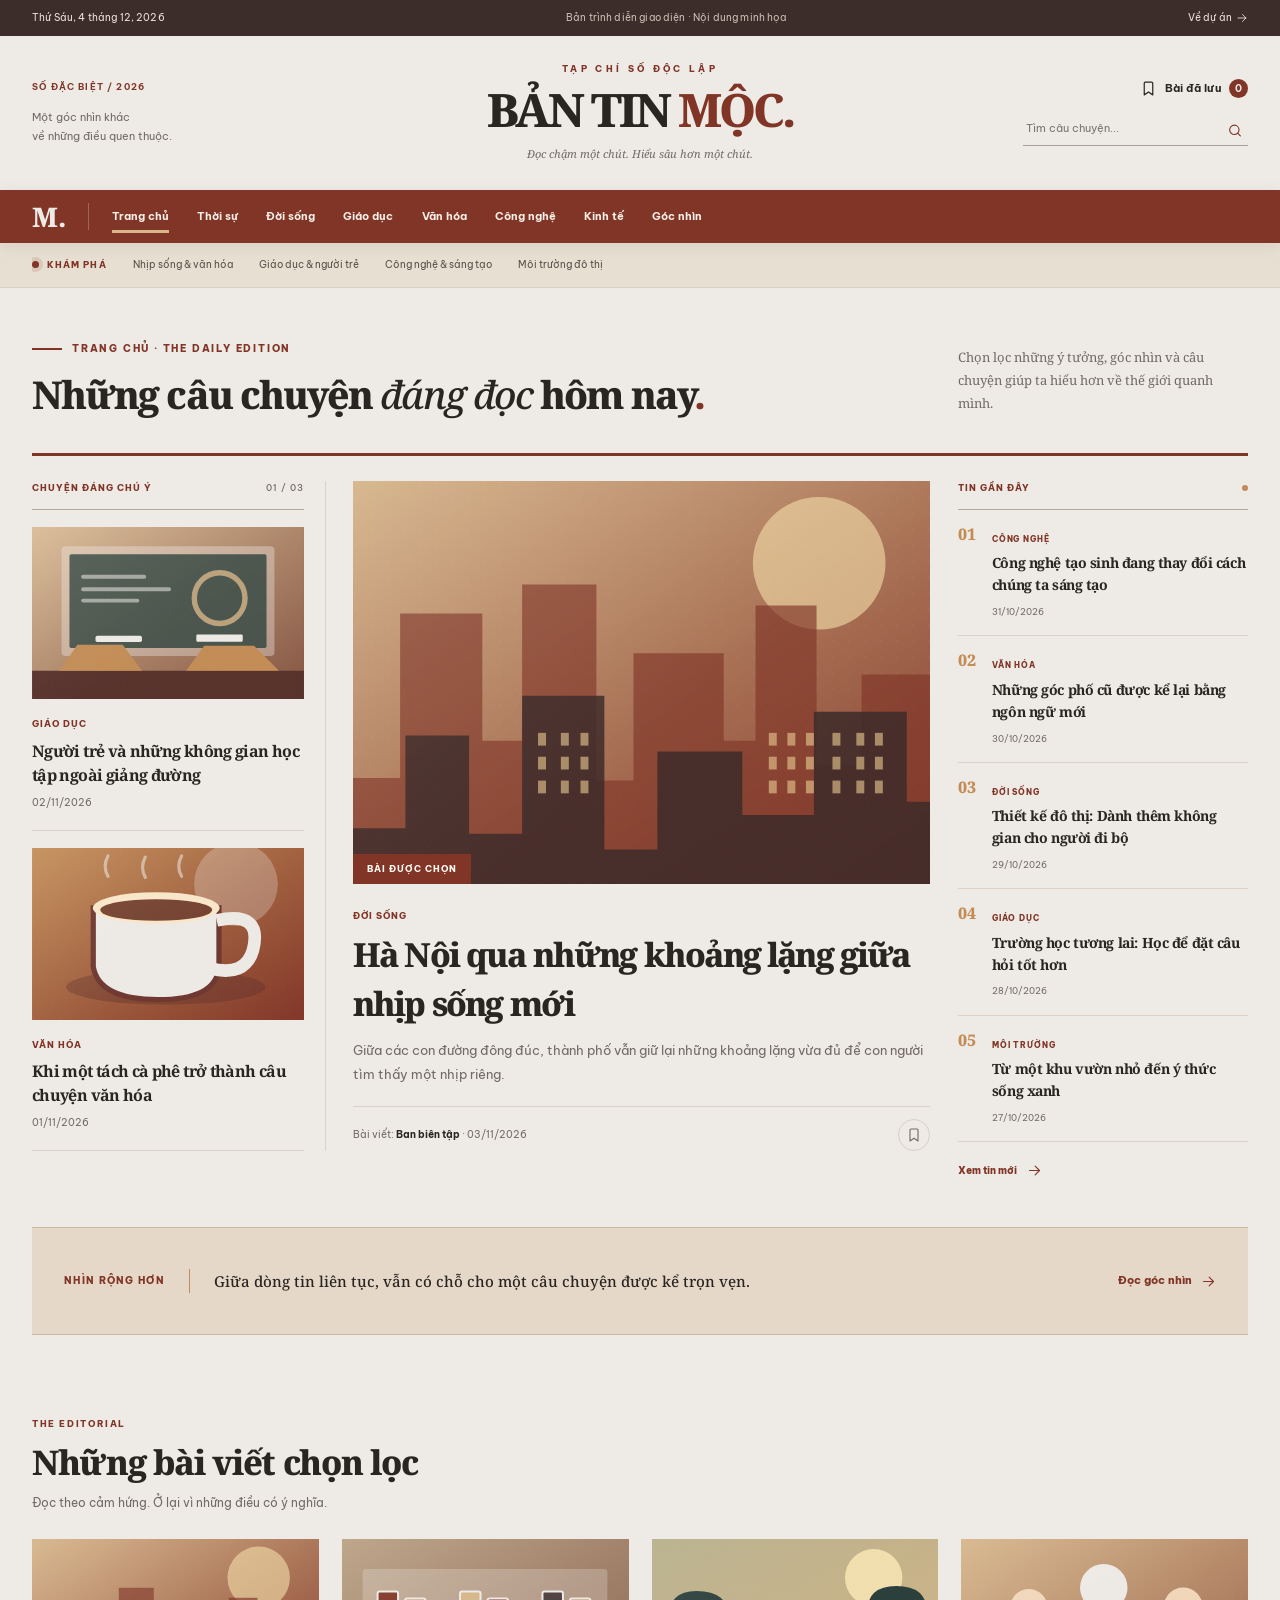
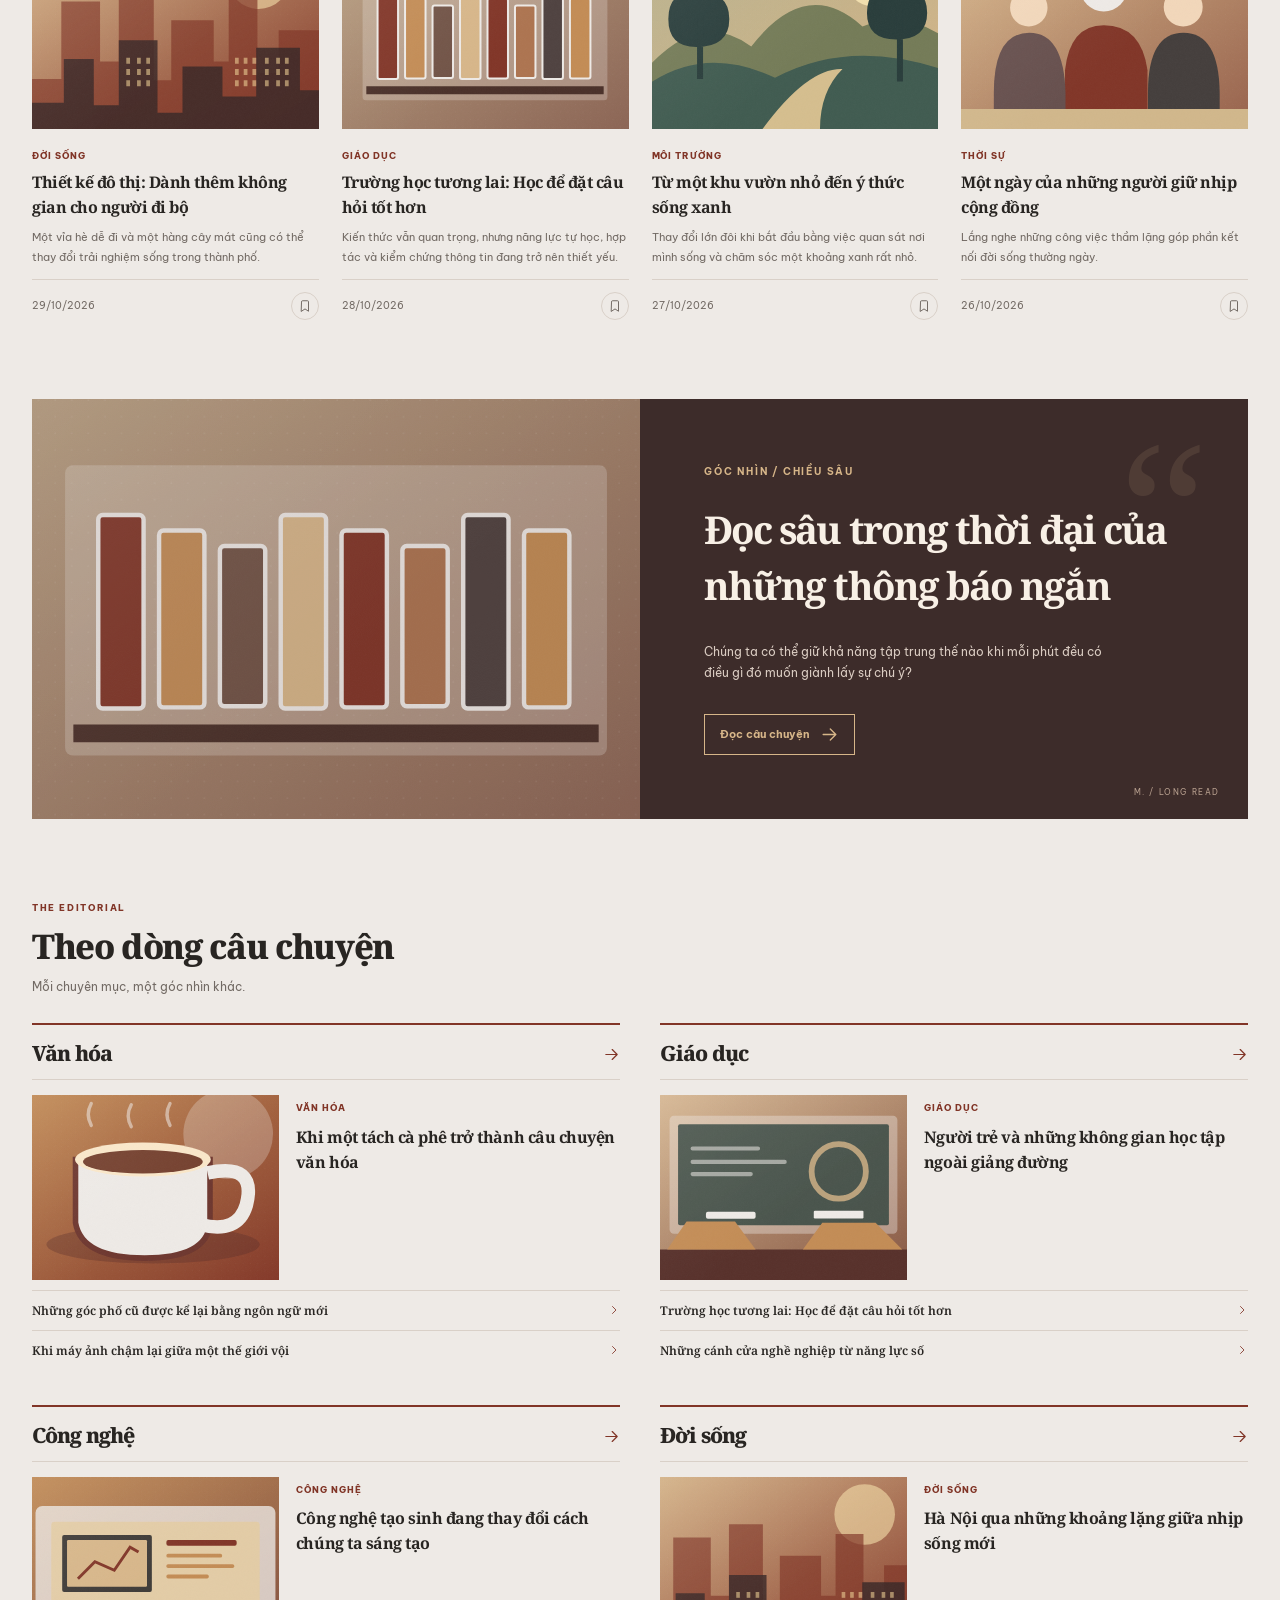
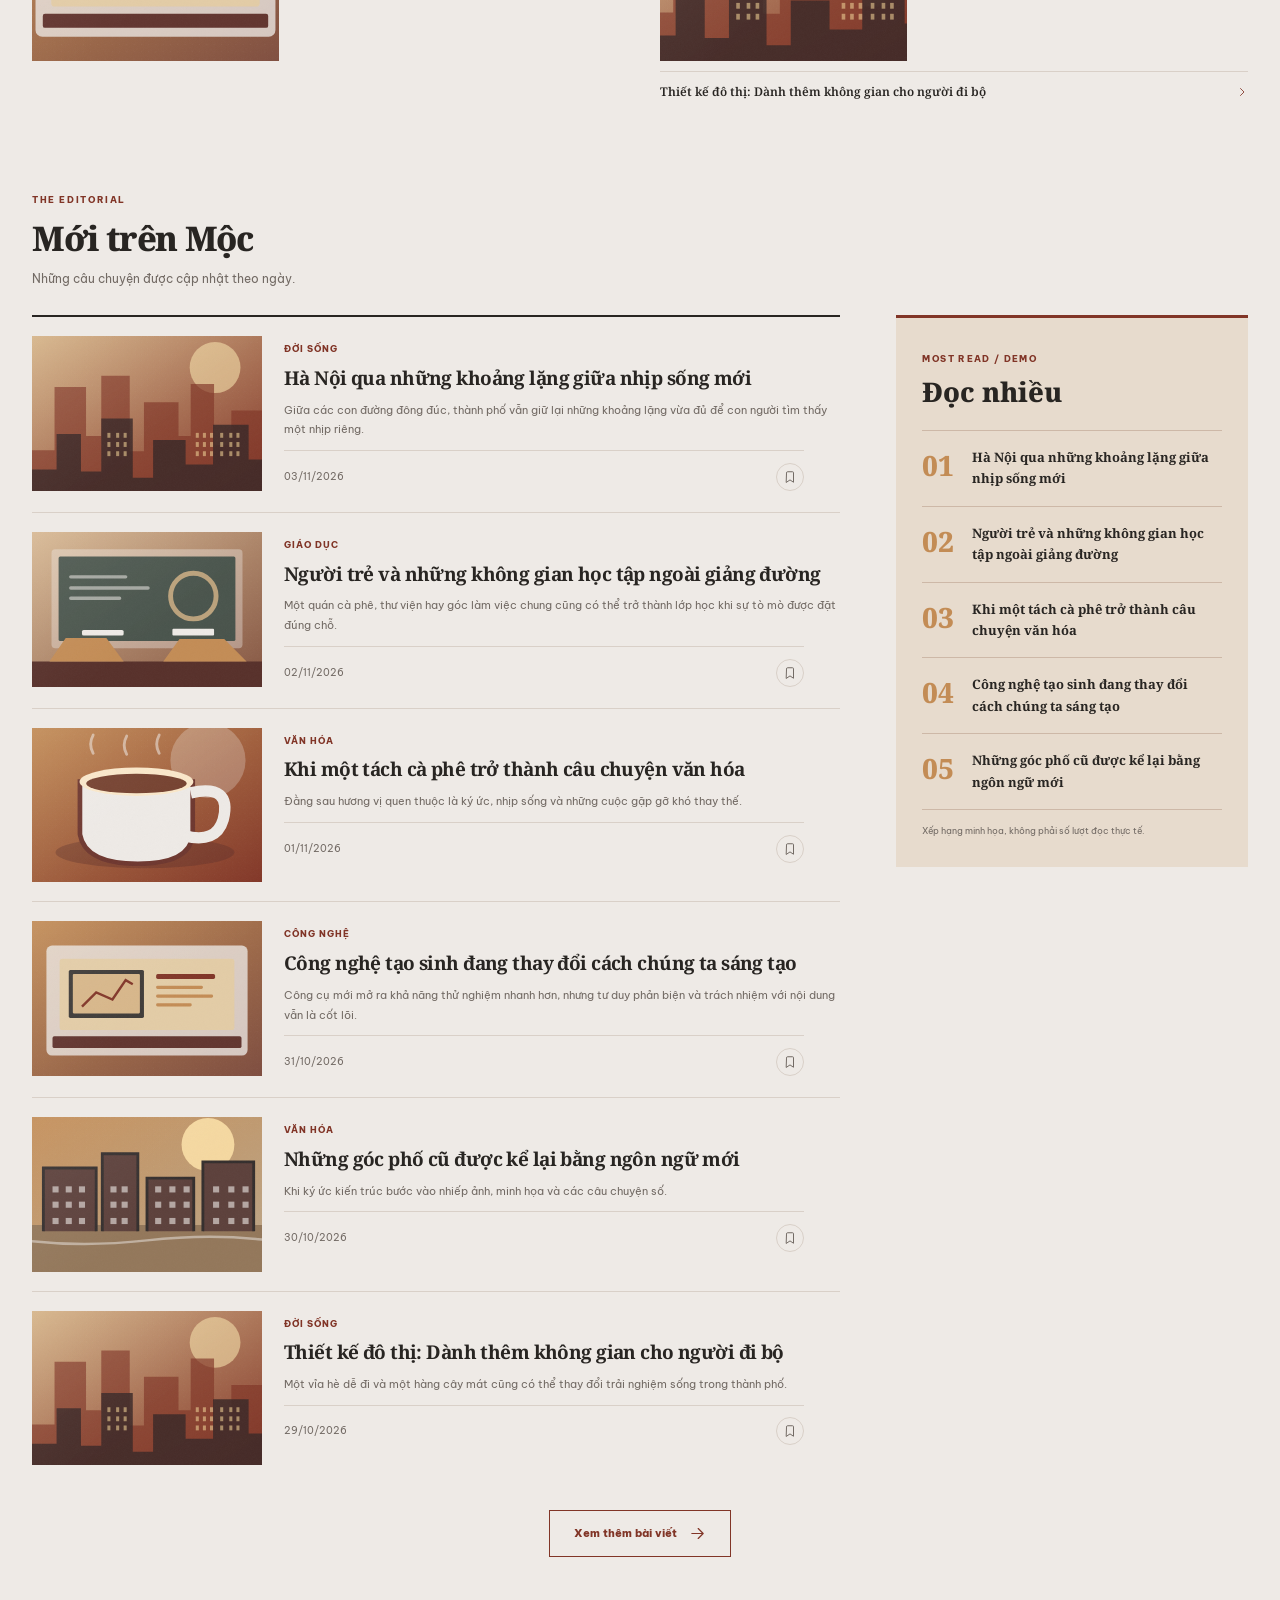
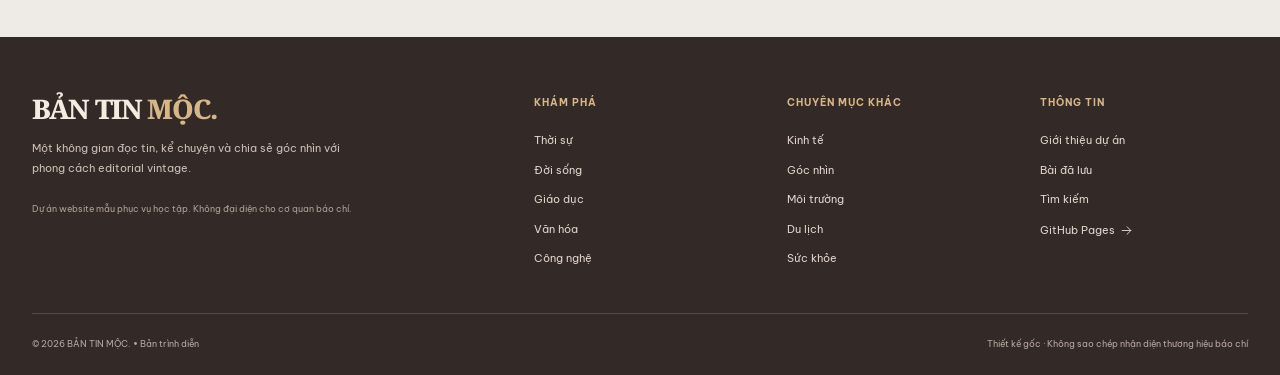
<file: index.html>
<!doctype html>
<html lang="vi">
<head>
  <meta charset="UTF-8">
  <meta name="viewport" content="width=device-width, initial-scale=1">
  <meta name="theme-color" content="#813527">
  <meta name="description" content="Bản Tin Mộc — website tin tức và tạp chí số minh họa, thiết kế theo phong cách editorial vintage.">
  <title>Trang chủ | BẢN TIN MỘC.</title>
  <link rel="icon" href="./assets/images/favicon.svg" type="image/svg+xml">
  <link rel="stylesheet" href="./assets/css/style.css">
  <script defer src="./assets/js/data.js"></script>
  <script defer src="./assets/js/app.js"></script>
</head>
<body data-page="home">
  <div id="site-header"></div>
  <main id="page-content"><noscript><p>Website này cần bật JavaScript để hiển thị bài viết và các chuyên mục.</p></noscript></main>
  <div id="site-footer"></div>
</body>
</html>
</file>
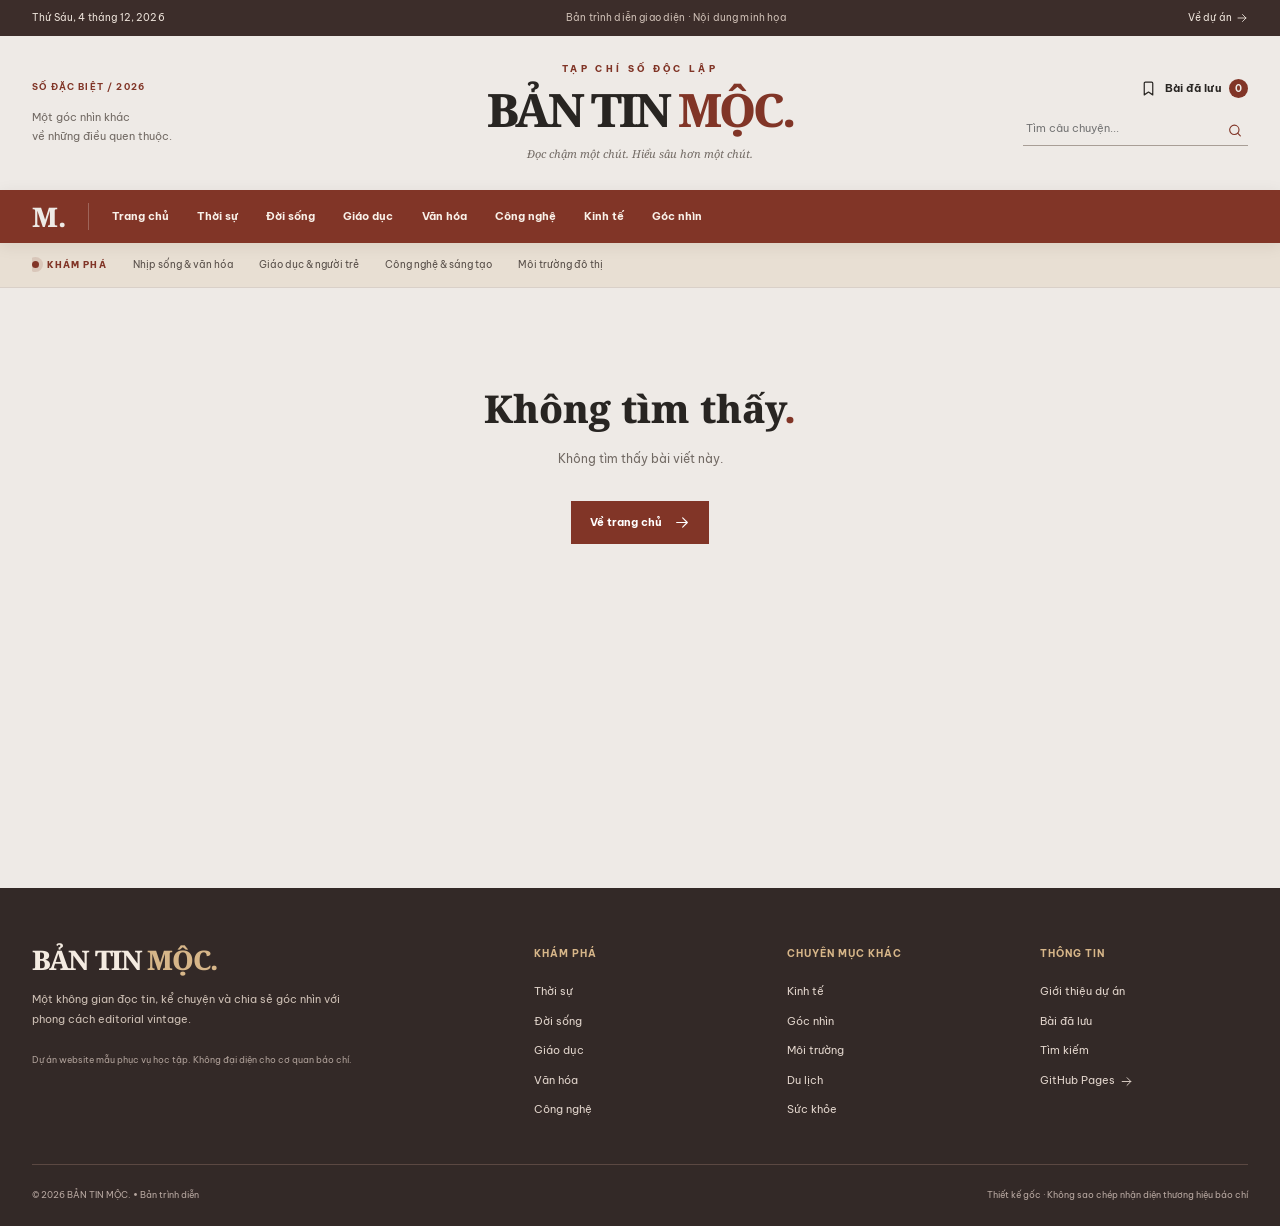
<file: bai-viet.html>
<!doctype html>
<html lang="vi">
<head>
  <meta charset="UTF-8">
  <meta name="viewport" content="width=device-width, initial-scale=1">
  <meta name="theme-color" content="#813527">
  <meta name="description" content="Bản Tin Mộc — website tin tức và tạp chí số minh họa, thiết kế theo phong cách editorial vintage.">
  <title>Bài viết | BẢN TIN MỘC.</title>
  <link rel="icon" href="./assets/images/favicon.svg" type="image/svg+xml">
  <link rel="stylesheet" href="./assets/css/style.css">
  <script defer src="./assets/js/data.js"></script>
  <script defer src="./assets/js/app.js"></script>
</head>
<body data-page="article">
  <div id="site-header"></div>
  <main id="page-content"><noscript><p>Website này cần bật JavaScript để hiển thị bài viết và các chuyên mục.</p></noscript></main>
  <div id="site-footer"></div>
</body>
</html>
</file>
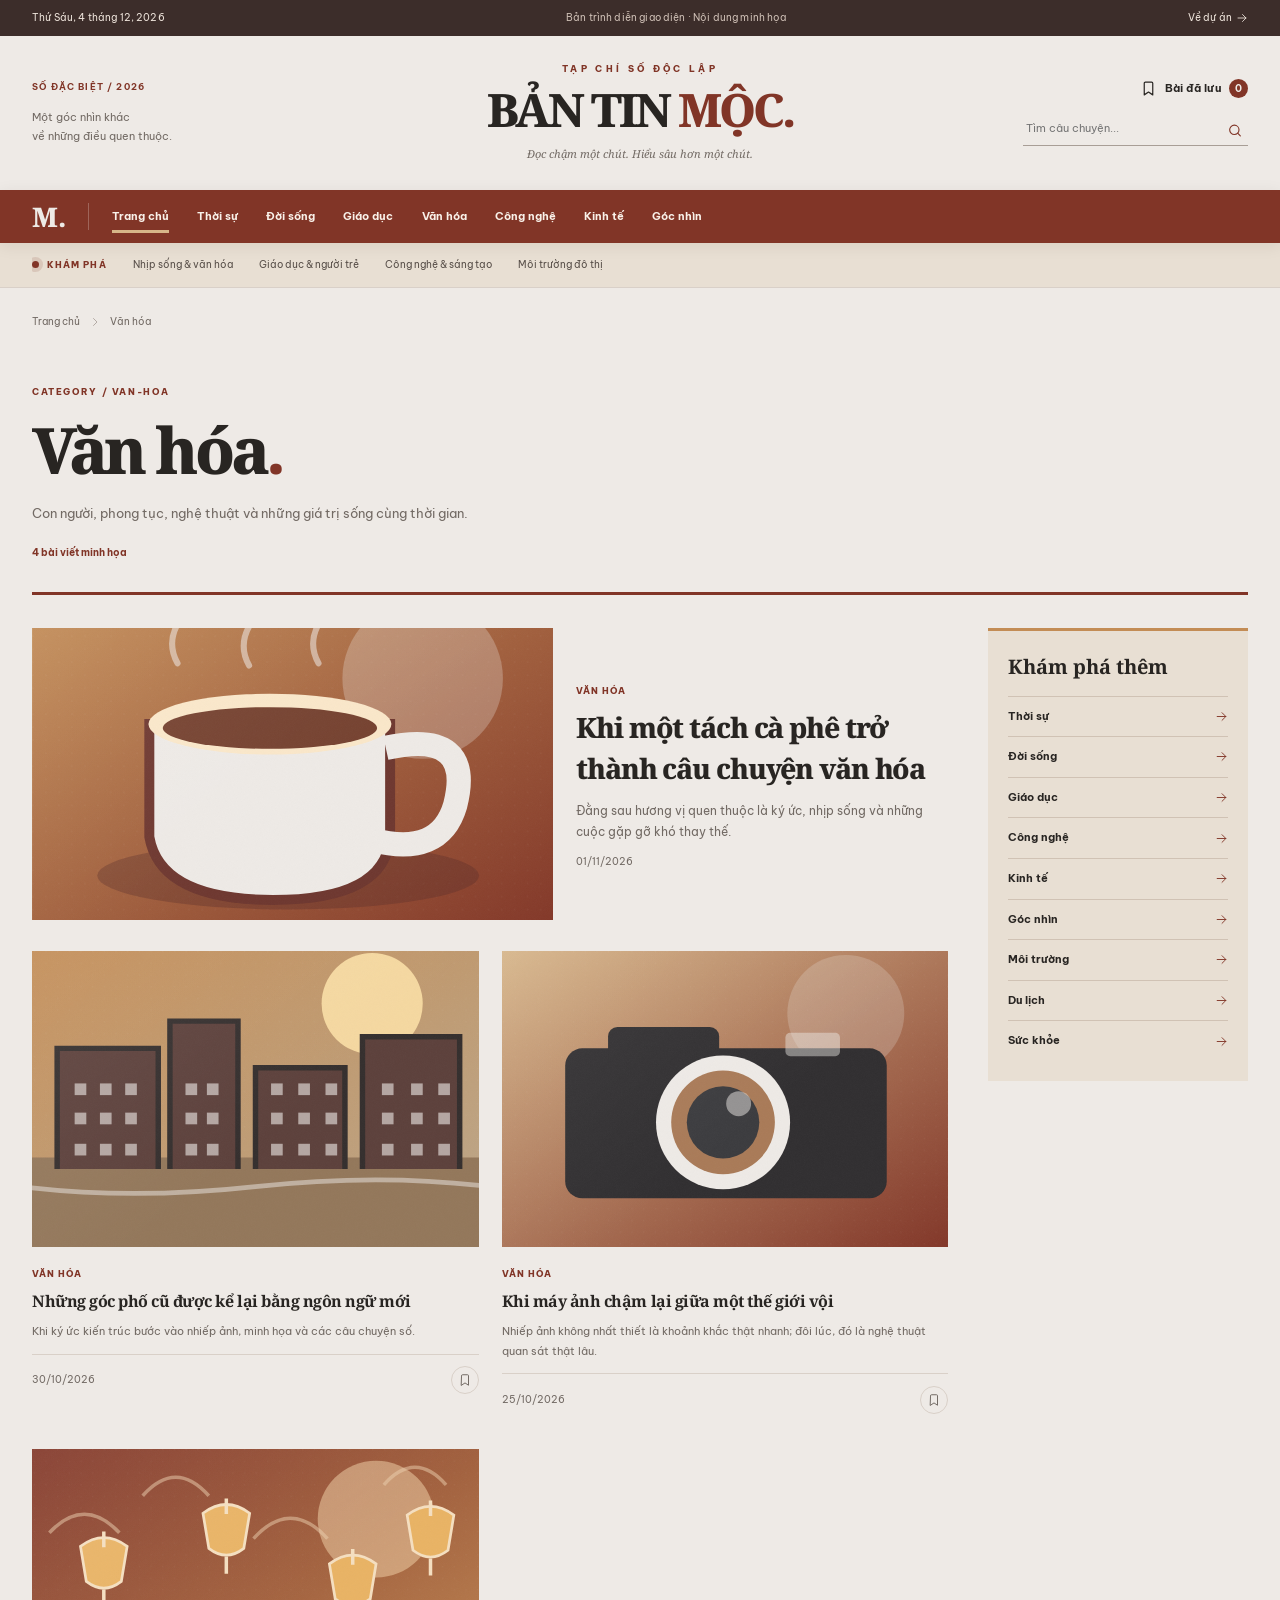
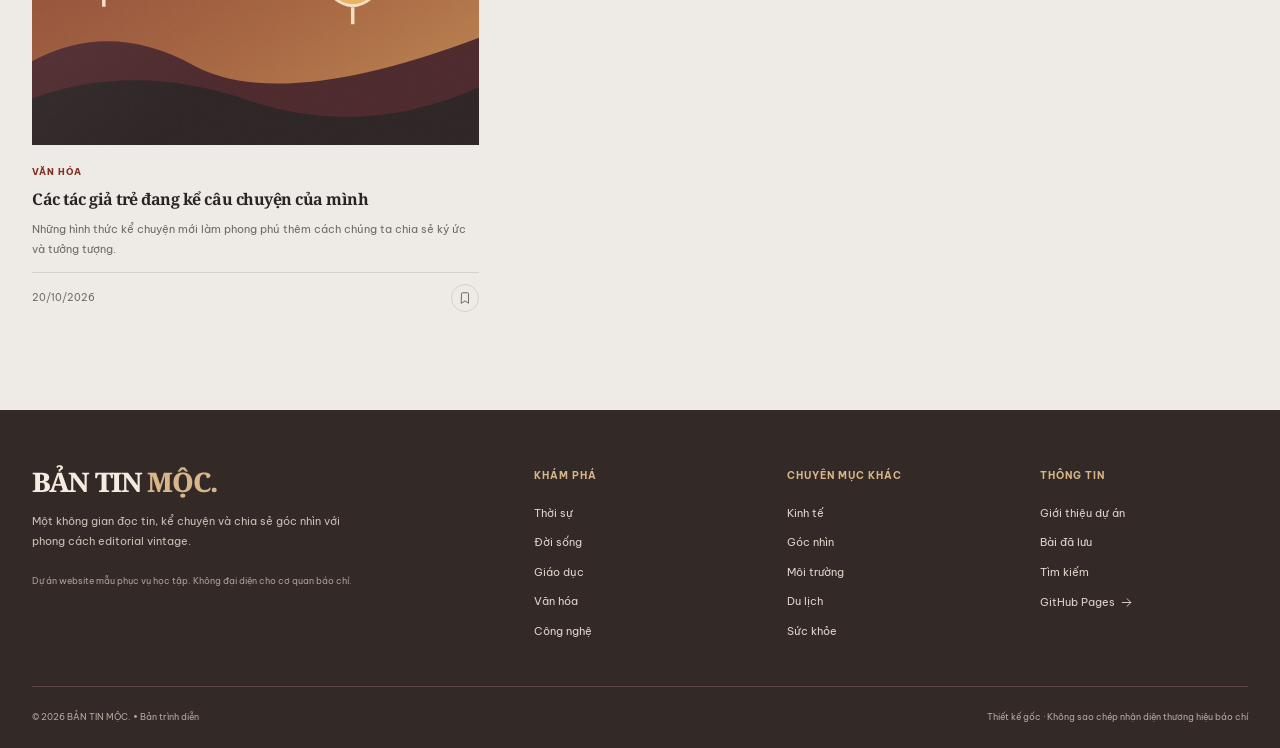
<file: chuyen-muc.html>
<!doctype html>
<html lang="vi">
<head>
  <meta charset="UTF-8">
  <meta name="viewport" content="width=device-width, initial-scale=1">
  <meta name="theme-color" content="#813527">
  <meta name="description" content="Bản Tin Mộc — website tin tức và tạp chí số minh họa, thiết kế theo phong cách editorial vintage.">
  <title>Chuyên mục | BẢN TIN MỘC.</title>
  <link rel="icon" href="./assets/images/favicon.svg" type="image/svg+xml">
  <link rel="stylesheet" href="./assets/css/style.css">
  <script defer src="./assets/js/data.js"></script>
  <script defer src="./assets/js/app.js"></script>
</head>
<body data-page="category">
  <div id="site-header"></div>
  <main id="page-content"><noscript><p>Website này cần bật JavaScript để hiển thị bài viết và các chuyên mục.</p></noscript></main>
  <div id="site-footer"></div>
</body>
</html>
</file>
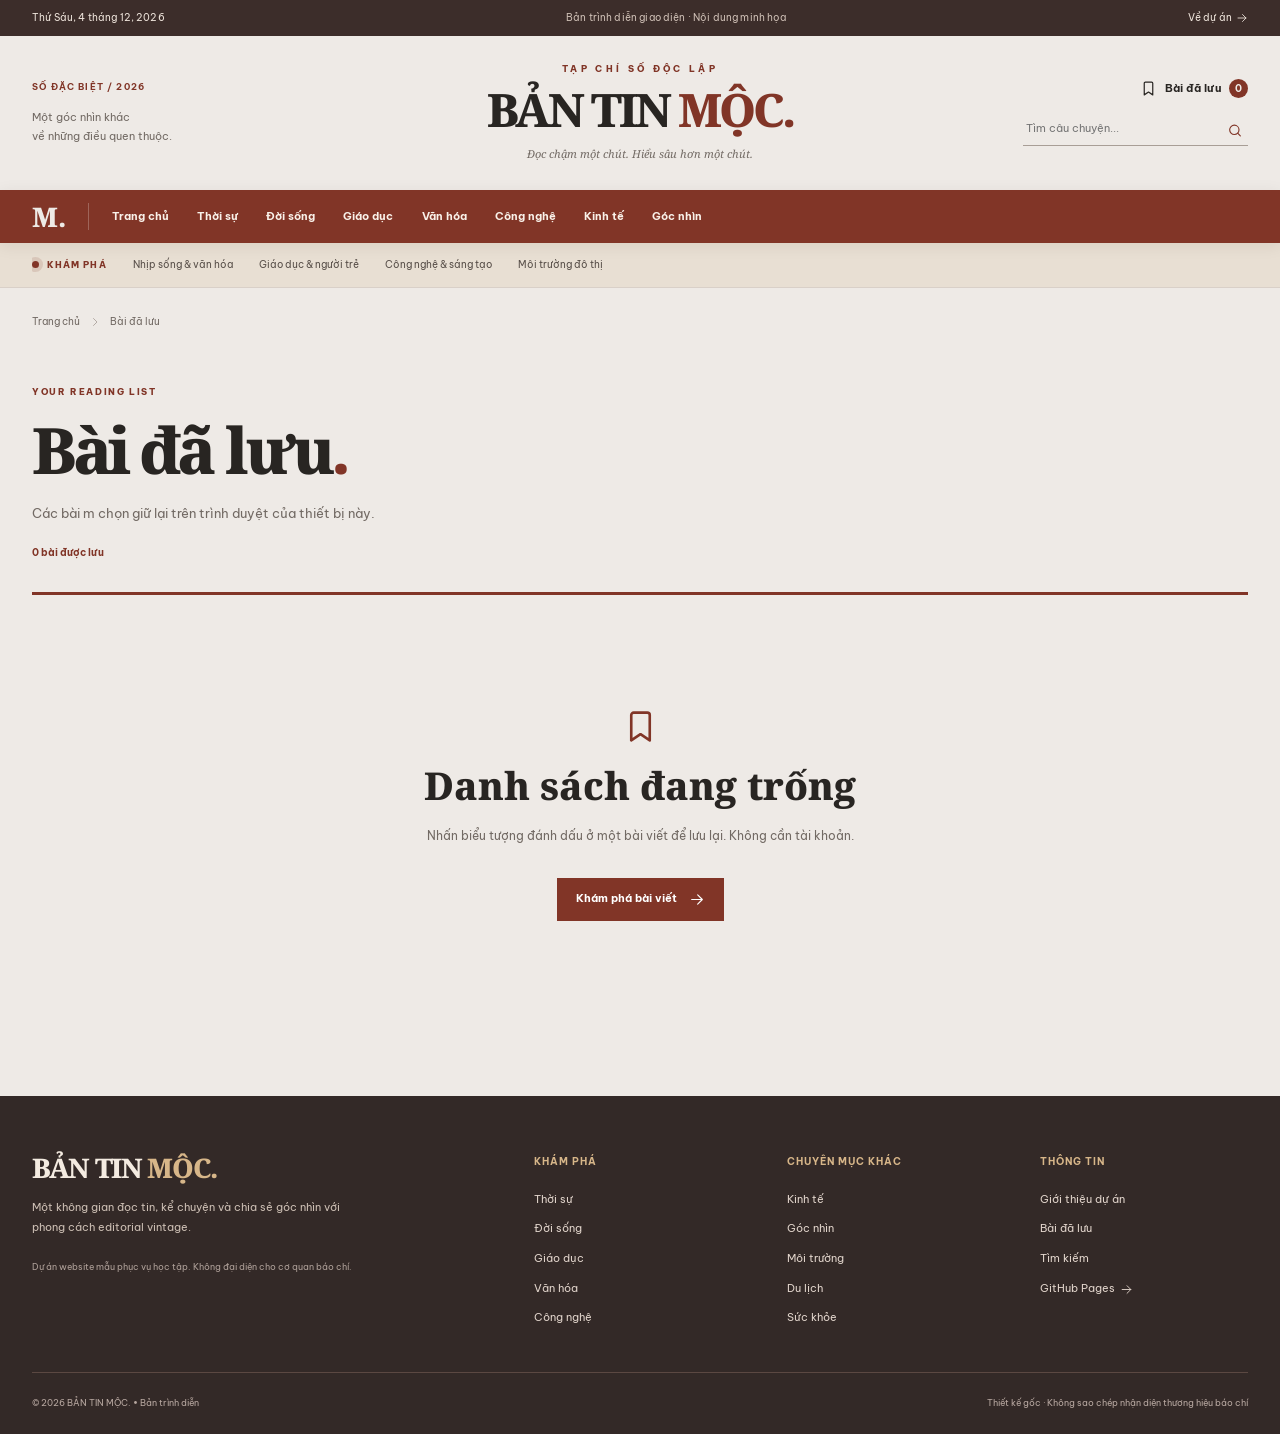
<file: da-luu.html>
<!doctype html>
<html lang="vi">
<head>
  <meta charset="UTF-8">
  <meta name="viewport" content="width=device-width, initial-scale=1">
  <meta name="theme-color" content="#813527">
  <meta name="description" content="Bản Tin Mộc — website tin tức và tạp chí số minh họa, thiết kế theo phong cách editorial vintage.">
  <title>Bài đã lưu | BẢN TIN MỘC.</title>
  <link rel="icon" href="./assets/images/favicon.svg" type="image/svg+xml">
  <link rel="stylesheet" href="./assets/css/style.css">
  <script defer src="./assets/js/data.js"></script>
  <script defer src="./assets/js/app.js"></script>
</head>
<body data-page="saved">
  <div id="site-header"></div>
  <main id="page-content"><noscript><p>Website này cần bật JavaScript để hiển thị bài viết và các chuyên mục.</p></noscript></main>
  <div id="site-footer"></div>
</body>
</html>
</file>
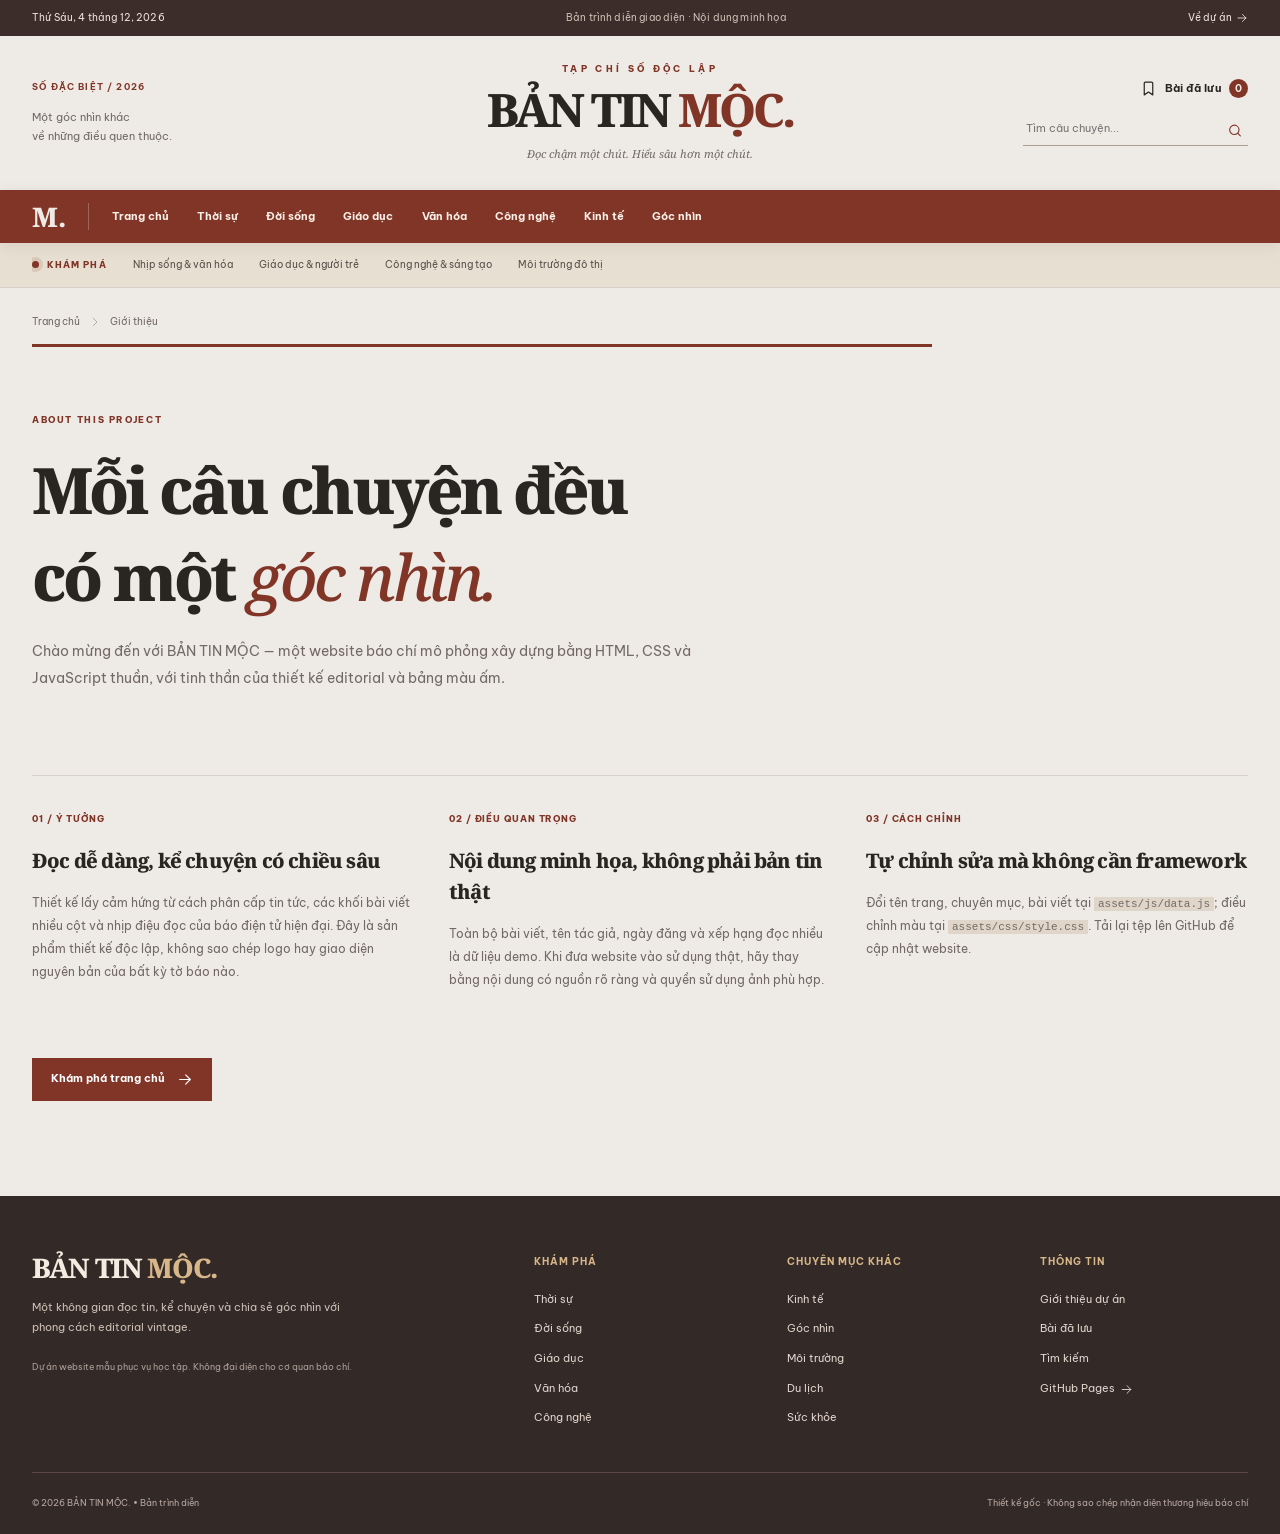
<file: gioi-thieu.html>
<!doctype html>
<html lang="vi">
<head>
  <meta charset="UTF-8">
  <meta name="viewport" content="width=device-width, initial-scale=1">
  <meta name="theme-color" content="#813527">
  <meta name="description" content="Bản Tin Mộc — website tin tức và tạp chí số minh họa, thiết kế theo phong cách editorial vintage.">
  <title>Giới thiệu | BẢN TIN MỘC.</title>
  <link rel="icon" href="./assets/images/favicon.svg" type="image/svg+xml">
  <link rel="stylesheet" href="./assets/css/style.css">
  <script defer src="./assets/js/data.js"></script>
  <script defer src="./assets/js/app.js"></script>
</head>
<body data-page="about">
  <div id="site-header"></div>
  <main id="page-content"><noscript><p>Website này cần bật JavaScript để hiển thị bài viết và các chuyên mục.</p></noscript></main>
  <div id="site-footer"></div>
</body>
</html>
</file>
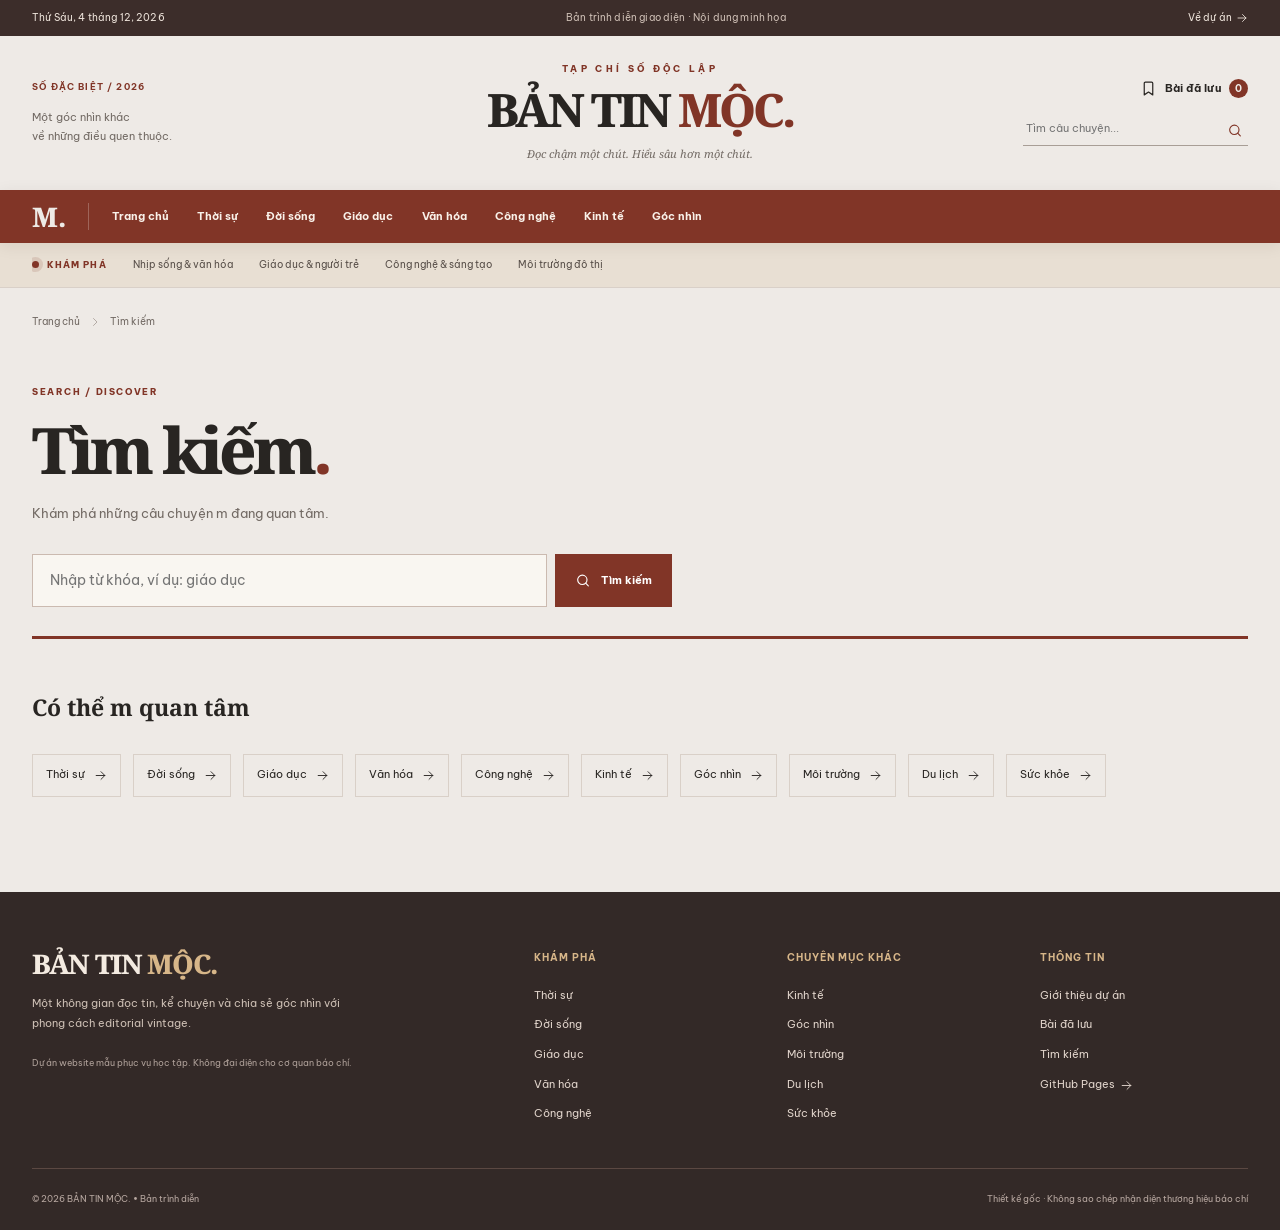
<file: tim-kiem.html>
<!doctype html>
<html lang="vi">
<head>
  <meta charset="UTF-8">
  <meta name="viewport" content="width=device-width, initial-scale=1">
  <meta name="theme-color" content="#813527">
  <meta name="description" content="Bản Tin Mộc — website tin tức và tạp chí số minh họa, thiết kế theo phong cách editorial vintage.">
  <title>Tìm kiếm | BẢN TIN MỘC.</title>
  <link rel="icon" href="./assets/images/favicon.svg" type="image/svg+xml">
  <link rel="stylesheet" href="./assets/css/style.css">
  <script defer src="./assets/js/data.js"></script>
  <script defer src="./assets/js/app.js"></script>
</head>
<body data-page="search">
  <div id="site-header"></div>
  <main id="page-content"><noscript><p>Website này cần bật JavaScript để hiển thị bài viết và các chuyên mục.</p></noscript></main>
  <div id="site-footer"></div>
</body>
</html>
</file>
<file: assets/css/style.css>
/* ========================================================
   BẢN TIN MỘC. - CSS cơ bản
   ĐỔI MÀU: sửa 4 biến đầu tiên bên dưới (mã màu HEX).
   ======================================================== */
@import url('https://fonts.googleapis.com/css2?family=Be+Vietnam+Pro:wght@400;500;600;700;800&family=Noto+Serif:wght@400;500;600;700;800&display=swap');
:root{
  --ivory:#EEEAE6;   /* Trắng ngà */
  --beige:#D7B689;   /* Be */
  --ochre:#C38C55;   /* Vàng đất */
  --brick:#813527;   /* Đỏ gạch */
  --ink:#282522;--muted:#726A64;--line:#D9D0C8;--paper:#F8F6F2;--white:#FFFFFF;
  --serif:'Noto Serif',Georgia,'Times New Roman',serif;
  --sans:'Be Vietnam Pro',Arial,Helvetica,sans-serif;
  --radius:3px;--max-width:1250px;
}
*,*::before,*::after{box-sizing:border-box}
html{scroll-behavior:smooth}body{margin:0;background:var(--ivory);color:var(--ink);font-family:var(--sans);font-size:14px;line-height:1.6;-webkit-font-smoothing:antialiased}
a{color:inherit;text-decoration:none}a:hover{color:var(--brick)}button,input{font:inherit}button{cursor:pointer}img{max-width:100%;display:block}button:focus-visible,a:focus-visible,input:focus-visible{outline:3px solid var(--ochre);outline-offset:3px}::selection{background:var(--beige);color:var(--brick)}.shell{width:min(calc(100% - 64px),var(--max-width));margin:0 auto}.sr-only{position:absolute!important;width:1px;height:1px;overflow:hidden;clip:rect(0,0,0,0);white-space:nowrap}.icon{vertical-align:middle;flex:none}.period{color:var(--brick)}
/* Header */
.topbar{background:#3C2D2A;color:#EDE3DA;font-size:10px;letter-spacing:.015em}.topbar-inner{min-height:36px;display:flex;align-items:center;justify-content:space-between;gap:12px}.topbar a{display:flex;gap:4px;align-items:center;color:#EDE3DA}.topbar a .icon{width:12px;height:12px}.topbar-note{color:#CCBDB3}.masthead{min-height:154px;display:grid;grid-template-columns:1fr 2.2fr 1fr;gap:20px;align-items:center;padding:25px 0 26px}.masthead-left{font-size:11px;color:var(--muted)}.masthead-left p{margin:12px 0 0;line-height:1.75}.issue-index{color:var(--brick);font-weight:700;font-size:9px;letter-spacing:.13em}.brand{text-align:center;display:flex;flex-direction:column;align-items:center;gap:1px;white-space:nowrap}.brand-eyebrow{font-size:9px;letter-spacing:.37em;font-weight:800;color:var(--brick)}.brand-name{font-family:var(--serif);font-weight:800;font-size:clamp(32px,3.6vw,51px);line-height:1.45;letter-spacing:-.065em}.brand-name em,.footer-logo em{font-style:normal;color:var(--brick)}.brand-tagline{font-family:var(--serif);font-style:italic;font-size:11px;color:var(--muted)}.masthead-right{display:flex;align-items:flex-end;flex-direction:column;gap:15px}.header-bookmark{display:flex;align-items:center;gap:8px;font-size:11px;font-weight:700}.header-bookmark .icon{width:17px;height:17px}.header-bookmark b{background:var(--brick);color:var(--ivory);min-width:19px;height:19px;border-radius:50%;text-align:center;line-height:19px;font-size:10px}.header-search{width:100%;max-width:225px;display:flex;align-items:center;border-bottom:1px solid #A89E96}.header-search input{width:100%;border:0;background:transparent;outline:none;min-height:30px;font-size:11px;color:var(--ink);padding:4px 3px}.header-search button{border:0;background:transparent;padding:5px;color:var(--brick)}.header-search button .icon{width:16px}
.nav-wrap{background:var(--brick);color:#F9F1E9;position:sticky;top:0;z-index:50;box-shadow:0 3px 15px rgba(49,28,22,.08)}.nav-inner{display:flex;align-items:center;min-height:53px;gap:23px}.nav-home{font-family:var(--serif);font-size:27px;font-weight:800;border-right:1px solid rgba(255,255,255,.24);padding-right:22px;line-height:1;color:var(--ivory)}.nav-home:hover,.main-nav a:hover{color:var(--beige)}.main-nav{display:flex;align-items:center;gap:clamp(12px,2.2vw,30px);flex-wrap:wrap}.main-nav a{font-size:11px;font-weight:700;color:#F9F1E9;position:relative;padding:17px 0;white-space:nowrap}.main-nav a.active:after{content:'';height:3px;background:var(--beige);position:absolute;bottom:9px;left:0;right:0}.mobile-toggle,.mobile-only,.mobile-search{display:none}.trending-strip{background:#E8DFD3;border-bottom:1px solid var(--line)}.trending-inner{display:flex;align-items:center;gap:26px;min-height:44px;overflow:auto;white-space:nowrap;scrollbar-width:none}.trending-inner::-webkit-scrollbar{display:none}.trending-label{font-size:9px;letter-spacing:.12em;font-weight:800;color:var(--brick);display:flex;align-items:center;gap:8px}.trending-label i{background:var(--brick);height:7px;width:7px;border-radius:50%;box-shadow:0 0 0 4px rgba(129,53,39,.14)}.trending-inner a{font-size:10px;color:#584F49}.trending-inner a:hover{color:var(--brick)}
/* Shared */
.photo-frame{background:linear-gradient(135deg,var(--beige),var(--brick));position:relative;overflow:hidden;isolation:isolate}.photo-frame img{width:100%;height:100%;object-fit:cover;transition:transform .7s cubic-bezier(.2,.7,.2,1)}a:hover .photo-frame img{transform:scale(1.045)}.photo-shine{position:absolute;inset:0;background:linear-gradient(140deg,rgba(255,255,255,.075),transparent 58%);pointer-events:none}.category-label{display:inline-block;text-transform:uppercase;font-size:9px;letter-spacing:.11em;font-weight:800;color:var(--brick);line-height:1.65}.story-meta{font-size:10px;color:var(--muted);display:flex;gap:6px;align-items:center}.dot{font-size:11px}.bookmark-btn,.share-btn{border:1px solid var(--line);border-radius:50%;width:32px;height:32px;background:transparent;color:var(--muted);display:inline-flex;align-items:center;justify-content:center;gap:7px;transition:all .2s;flex:none}.bookmark-btn .icon{width:16px;height:16px}.bookmark-btn:hover,.share-btn:hover,.bookmark-btn.is-saved{border-color:var(--brick);background:var(--brick);color:white}.bookmark-btn.is-saved .icon{fill:currentColor;stroke:currentColor}.bookmark-btn:has(span),.share-btn{width:auto;height:38px;border-radius:4px;padding:0 14px;font-size:11px;font-weight:700}.bookmark-btn:has(span) .icon{height:16px;width:16px}.story-card h3,.feed-row h3,.compact-card h3,.topic-block h4{font-family:var(--serif);letter-spacing:-.03em}.section-heading{display:flex;justify-content:space-between;align-items:end;gap:25px;margin:0 0 27px}.section-heading h2{font:800 clamp(24px,2.8vw,34px)/1.45 var(--serif);margin:4px 0 6px;letter-spacing:-.04em}.section-heading p{margin:0;color:var(--muted);font-size:12px}.section-kicker{font-size:9px;letter-spacing:.18em;color:var(--brick);font-weight:800}.text-link{color:var(--brick);font-size:11px;font-weight:700;display:inline-flex;gap:9px;align-items:center;white-space:nowrap;padding-bottom:6px}.text-link .icon{width:15px}.block-section{margin-top:76px}.eyebrow{font-size:10px;letter-spacing:.18em;color:var(--brick);font-weight:800;display:flex;align-items:center;gap:10px}.eyebrow-rule{display:block;width:30px;height:2px;background:var(--brick)}
/* Homepage */
.front-title{display:flex;align-items:end;justify-content:space-between;gap:32px;padding:53px 0 33px}.front-title h1{font:800 clamp(28px,3vw,42px)/1.32 var(--serif);letter-spacing:-.05em;margin:12px 0 0}.front-title h1 i{font-weight:500;font-style:italic}.front-title>p{width:290px;max-width:31%;font-family:var(--serif);font-size:13px;line-height:1.8;margin:0 0 4px;color:var(--muted)}
.spotlight-grid{display:grid;grid-template-columns:minmax(0,1.06fr) minmax(0,2.08fr) minmax(0,1.05fr);gap:27px;align-items:start;border-top:3px solid var(--brick);padding-top:25px}.spotlight-side{padding-right:21px;border-right:1px solid var(--line)}.rail-heading{font-size:9px;letter-spacing:.11em;font-weight:800;color:var(--brick);display:flex;align-items:center;justify-content:space-between;padding-bottom:14px;border-bottom:1px solid #BAA89A;gap:8px}.rail-heading>span:last-child{font-weight:500;color:var(--muted)}.rail-story{padding:17px 0 19px;border-bottom:1px solid var(--line)}.rail-story .rail-photo{aspect-ratio:1.58;margin-bottom:12px}.rail-story h3{font:700 clamp(14px,1.25vw,17px)/1.5 var(--serif);letter-spacing:-.04em;margin:5px 0 8px}.rail-story .story-meta{margin-top:5px}.lead-cover{display:block;position:relative}.lead-photo{aspect-ratio:1.43}.lead-marker{position:absolute;left:0;bottom:0;background:var(--brick);color:#FFF8F0;padding:8px 14px;font-size:9px;letter-spacing:.12em;font-weight:800}.lead-info{padding:19px 0 0}.lead-info h2{font:800 clamp(25px,2.6vw,35px)/1.45 var(--serif);letter-spacing:-.055em;margin:5px 0 12px}.lead-info>p{font:400 13px/1.82 var(--sans);color:var(--muted);margin:0 0 20px}.lead-byline{border-top:1px solid var(--line);padding-top:12px;display:flex;justify-content:space-between;align-items:center;gap:8px;color:var(--muted);font-size:10px}.lead-byline strong{color:var(--ink);font-weight:700}.latest-panel{padding-left:1px}.small-disc{height:6px;width:6px;border-radius:50%;background:var(--ochre)}.latest-story{display:grid;grid-template-columns:24px minmax(0,1fr);gap:10px;padding:16px 0;border-bottom:1px solid var(--line)}.latest-index{font-family:var(--serif);font-size:16px;font-weight:800;color:var(--ochre);line-height:1.1}.latest-story h3{font:700 clamp(12px,1.1vw,15px)/1.55 var(--serif);letter-spacing:-.03em;margin:4px 0 9px}.latest-story .category-label{font-size:8px}.latest-story .story-meta{font-size:9px}.all-latest{display:flex;align-items:center;gap:10px;color:var(--brick);font-size:10px;font-weight:800;margin-top:19px}.all-latest .icon{width:15px}.micro-banner{margin-top:47px;background:#E6D8C8;border-top:1px solid #CEB69F;border-bottom:1px solid #CEB69F;min-height:108px;display:flex;gap:24px;align-items:center;padding:18px 32px}.micro-banner>span{font-size:10px;font-weight:800;color:var(--brick);letter-spacing:.13em;white-space:nowrap}.micro-banner p{flex:1;border-left:1px solid var(--ochre);padding-left:24px;font:500 15px/1.6 var(--serif);margin:0}.micro-banner a{font-size:11px;font-weight:800;color:var(--brick);display:flex;align-items:center;gap:9px;white-space:nowrap}.micro-banner a .icon{width:15px}.cards-grid{display:grid;grid-template-columns:repeat(4,minmax(0,1fr));gap:23px}.story-card{min-width:0;position:relative}.story-card .image-link{display:block}.story-photo{aspect-ratio:1.51}.story-card-copy{padding:14px 0 0}.story-card h3{font-size:16px;line-height:1.52;margin:5px 0 9px;font-weight:700}.story-card p{color:var(--muted);font-size:11px;line-height:1.8;margin:0 0 12px;display:-webkit-box;-webkit-line-clamp:3;-webkit-box-orient:vertical;overflow:hidden}.card-foot{border-top:1px solid var(--line);display:flex;align-items:center;justify-content:space-between;gap:10px;padding-top:9px;min-height:43px}.card-foot .bookmark-btn{height:28px;width:28px}.card-foot .bookmark-btn .icon{width:14px;height:14px}
.feature-essay{margin-top:77px;display:grid;grid-template-columns:1fr 1fr;min-height:420px;background:#3D2C2A;color:#F8F0E6;overflow:hidden}.essay-photo{min-width:0}.essay-photo-bg{height:100%;min-height:420px}.essay-photo-bg:after{content:'';position:absolute;inset:0;background:rgba(61,44,42,.1)}.essay-copy{padding:55px clamp(32px,5vw,77px);position:relative;display:flex;flex-direction:column;justify-content:center;align-items:start}.essay-copy:before{content:'“';position:absolute;top:12px;right:40px;font:200px Georgia,serif;line-height:1;color:rgba(215,182,137,.12)}.essay-eyebrow{font-size:10px;letter-spacing:.18em;color:var(--beige);font-weight:700}.essay-copy h2{font:700 clamp(28px,3vw,41px)/1.47 var(--serif);letter-spacing:-.05em;margin:21px 0 15px;position:relative}.essay-copy h2 a:hover{color:var(--beige)}.essay-copy p{max-width:410px;color:#DACCC2;line-height:1.8;font-size:12px;position:relative}.essay-cta{margin-top:18px;border:1px solid var(--beige);color:var(--beige);padding:10px 15px;font-size:11px;font-weight:700;display:inline-flex;align-items:center;gap:10px}.essay-cta:hover{background:var(--beige);color:var(--brick)}.essay-no{position:absolute;right:28px;bottom:22px;color:#B79F8E;font:8px var(--sans);letter-spacing:.2em}
.topic-columns{display:grid;grid-template-columns:repeat(2,minmax(0,1fr));column-gap:40px;row-gap:35px}.topic-block{border-top:2px solid var(--brick);padding-top:14px}.topic-title{display:flex;align-items:center;justify-content:space-between;border-bottom:1px solid var(--line);padding-bottom:12px;margin-bottom:15px}.topic-title h3{margin:0;font:800 21px var(--serif);letter-spacing:-.04em}.topic-title a{color:var(--brick)}.topic-title .icon{width:17px}.topic-main{display:grid;grid-template-columns:42% minmax(0,1fr);gap:17px;align-items:start}.topic-photo{aspect-ratio:1.34}.topic-main h4{font-size:16px;line-height:1.55;margin:7px 0;font-weight:700}.topic-list{margin-top:10px}.topic-list a{border-top:1px solid var(--line);display:flex;align-items:center;justify-content:space-between;gap:12px;padding:10px 0;font-family:var(--serif);font-size:12px;font-weight:600}.topic-list a .icon{width:12px;height:12px;color:var(--brick)}
.feed-section{padding-bottom:80px}.feed-layout{display:grid;grid-template-columns:minmax(0,2.3fr) minmax(235px,1fr);gap:56px}.feed-row{display:grid;grid-template-columns:230px minmax(0,1fr);gap:22px;border-top:1px solid var(--line);padding:19px 0}.feed-row:first-child{border-top:2px solid var(--ink)}.feed-photo{aspect-ratio:1.49}.feed-copy h3{font-size:19px;line-height:1.52;margin:5px 0 8px}.feed-copy p{font-size:11px;color:var(--muted);line-height:1.8;margin:0 0 10px}.feed-copy .card-foot{max-width:520px}.aside-card{align-self:start;background:#E7DBCD;padding:28px 26px;border-top:3px solid var(--brick)}.aside-kicker{font-size:9px;letter-spacing:.15em;font-weight:800;color:var(--brick)}.aside-card h3{font:800 27px var(--serif);margin:4px 0 20px}.popular-row{display:grid;grid-template-columns:37px minmax(0,1fr);gap:13px;border-top:1px solid #CDB8A7;padding:16px 0}.popular-row span{font:800 28px var(--serif);color:var(--ochre);line-height:1.3}.popular-row strong{font:700 13px/1.65 var(--serif)}.aside-note{font-size:9px;color:var(--muted);border-top:1px solid #CDB8A7;padding-top:14px}.load-wrap{text-align:center;margin-top:26px}.load-more{background:transparent;border:1px solid var(--brick);color:var(--brick);padding:13px 24px;display:inline-flex;gap:12px;align-items:center;font-size:11px;font-weight:800;transition:all .2s}.load-more .icon{width:17px}.load-more:hover{background:var(--brick);color:var(--ivory)}
/* Interior pages */
.inner-page{min-height:600px;padding-bottom:95px}.breadcrumbs{display:flex;align-items:center;gap:9px;flex-wrap:wrap;font-size:10px;color:var(--muted);padding:26px 0 14px}.breadcrumbs .icon{height:12px;width:12px;color:#A9A09A}.breadcrumbs a:hover{color:var(--brick)}.archive-heading{padding:35px 0 29px;border-bottom:3px solid var(--brick);margin-bottom:33px;position:relative}.archive-heading h1{font:800 clamp(40px,5vw,68px)/1.25 var(--serif);margin:9px 0 12px;letter-spacing:-.065em}.archive-heading>p{font-size:13px;color:var(--muted);max-width:620px}.archive-count{font-size:10px;font-weight:700;color:var(--brick);display:inline-block;margin-top:8px}.archive-layout{display:grid;grid-template-columns:minmax(0,3fr) minmax(200px,.85fr);gap:40px}.archive-hero-photo{aspect-ratio:1.78}.archive-lead{display:grid;grid-template-columns:1.4fr 1fr;gap:23px;align-items:center;margin-bottom:31px}.archive-lead h2{font:800 clamp(20px,2.3vw,28px)/1.45 var(--serif);letter-spacing:-.04em;margin:7px 0 10px}.archive-lead p{font-size:12px;line-height:1.75;color:var(--muted)}.archive-grid,.results-grid{display:grid;grid-template-columns:repeat(2,minmax(0,1fr));gap:33px 23px}.archive-aside{border-top:3px solid var(--ochre);padding:14px 20px 20px;background:#E8DFD3;align-self:start}.archive-aside h3{font:700 20px var(--serif);margin:8px 0 16px}.archive-aside a{display:flex;justify-content:space-between;align-items:center;border-top:1px solid #D0C2B4;padding:11px 0;font-size:11px;font-weight:700}.archive-aside .icon{width:13px;height:13px;color:var(--brick)}.result-heading{margin:0 0 24px;border-bottom:1px solid var(--line);padding-bottom:14px;color:var(--muted);font-size:12px}.result-heading strong{color:var(--ink)}.search-large{display:flex;gap:8px;max-width:640px;margin-top:30px}.search-large input{flex:1;min-width:0;border:1px solid #CBBAB0;background:#F9F6F1;padding:14px 17px;border-radius:0;color:var(--ink)}.search-large button{background:var(--brick);color:white;border:0;padding:0 20px;display:flex;align-items:center;gap:10px;font-size:11px;font-weight:700}.search-large .icon{width:16px}.search-suggestions{display:flex;gap:12px;flex-wrap:wrap;align-items:center}.search-suggestions h2{flex-basis:100%;font:700 23px var(--serif)}.search-suggestions a{font-size:11px;border:1px solid var(--line);padding:11px 13px;display:inline-flex;align-items:center;gap:9px}.search-suggestions .icon{width:13px}.empty-state{text-align:center;padding:80px 18px;max-width:700px;margin:0 auto}.empty-state>.icon{height:37px;width:37px;color:var(--brick)}.empty-state h2,.empty-state h1{font:800 clamp(25px,3vw,39px) var(--serif);margin:14px 0}.empty-state p{color:var(--muted);font-size:12px;line-height:1.85}.solid-link{display:inline-flex;gap:12px;align-items:center;background:var(--brick);color:white;padding:12px 19px;margin-top:19px;font-weight:700;font-size:11px}.solid-link:hover{color:white;background:#5D281F}.solid-link .icon{width:16px}
/* Article */
.article-page{padding-bottom:80px}.article-head{max-width:910px;margin:27px auto 25px;text-align:center}.article-head h1{font:800 clamp(30px,4.2vw,53px)/1.38 var(--serif);letter-spacing:-.052em;margin:13px 0 19px}.article-dek{font:400 16px/1.9 var(--serif);color:#63584E;max-width:770px;margin:0 auto 23px}.article-head-bottom{border-top:1px solid var(--line);border-bottom:1px solid var(--line);padding:13px 0;display:flex;align-items:center;justify-content:center;gap:11px;text-align:left}.author-avatar{height:38px;width:38px;display:grid;place-items:center;font:800 16px var(--serif);background:var(--brick);color:white;border-radius:50%}.article-head-bottom b{font-size:11px}.article-date{color:var(--muted);font-size:10px}.article-date span{margin:0 5px}.article-actions{display:flex;gap:8px;margin-left:20px}.article-hero{max-width:1030px;margin:27px auto 34px}.article-photo{aspect-ratio:1.84}.article-hero figcaption{font-size:10px;color:var(--muted);font-style:italic;margin-top:9px;text-align:center}.article-layout{display:grid;grid-template-columns:155px minmax(0,700px) 180px;gap:27px;justify-content:center}.article-side,.article-extra{padding-top:20px}.article-side{display:flex;flex-direction:column;align-items:start;gap:16px;position:sticky;top:100px;align-self:start}.article-side>span:first-child,.article-extra-box>span{font-size:9px;letter-spacing:.11em;font-weight:800;color:var(--brick)}.article-side a{font-size:11px;border-left:2px solid var(--beige);padding-left:12px}.side-rule{height:1px;background:var(--line);width:100%;margin:7px 0}.article-side .article-side-note{font-size:9px;color:var(--muted)}.article-content{min-width:0;font-family:var(--serif);font-size:16px;line-height:2;letter-spacing:-.018em}.article-content p{margin:0 0 23px}.article-content h2{font:800 24px/1.6 var(--serif);letter-spacing:-.04em;margin:28px 0 17px}.article-content .dropcap:first-letter{float:left;font:800 58px/.9 var(--serif);margin:10px 10px 2px 0;color:var(--brick)}.article-alert{font:500 11px/1.8 var(--sans);background:#E7D6C5;border-left:3px solid var(--brick);padding:12px 15px;margin-bottom:27px}.article-alert strong{color:var(--brick)}.article-content blockquote{border-left:4px solid var(--brick);padding:9px 0 9px 24px;margin:30px 0;font:600 clamp(20px,2.2vw,25px)/1.8 var(--serif);font-style:italic;color:var(--brick)}.article-end{text-align:center;color:var(--muted);font:700 10px var(--sans);letter-spacing:.2em;margin:28px 0}.article-bottom-actions{border-top:1px solid var(--line);border-bottom:1px solid var(--line);padding:14px 0;display:flex;gap:10px}.article-topics{display:flex;align-items:center;flex-wrap:wrap;gap:10px;padding-top:20px;font:500 11px var(--sans)}.article-topics span{font-weight:700}.article-topics a{border:1px solid var(--line);padding:5px 10px}.article-topics a:hover{border-color:var(--brick)}.article-extra-box{border-top:3px solid var(--brick);padding:13px 0}.article-extra-box>a{border-top:1px solid var(--line);display:block;padding:15px 0}.mini-photo{aspect-ratio:1.65;margin-bottom:9px}.article-extra-box b{font:700 12px/1.65 var(--serif);display:block}.related-section{margin-top:65px}.cards-three{grid-template-columns:repeat(3,minmax(0,1fr))}
/* About */
.about-hero{border-top:3px solid var(--brick);padding:60px 0 48px;max-width:900px}.about-hero h1{font:800 clamp(37px,5vw,68px)/1.35 var(--serif);letter-spacing:-.055em;margin:18px 0}.about-hero h1 em{font-weight:500;color:var(--brick)}.about-hero p{color:var(--muted);font-size:14px;line-height:1.95;max-width:700px}.about-grid{display:grid;grid-template-columns:repeat(3,1fr);gap:35px;border-top:1px solid var(--line);margin:20px 0 35px;padding-top:30px}.about-grid span{color:var(--brick);font-size:9px;letter-spacing:.1em;font-weight:800}.about-grid h2{font:800 20px/1.55 var(--serif);letter-spacing:-.04em}.about-grid p{color:var(--muted);font-size:12px;line-height:1.9}.about-grid code{background:#E0D5C9;padding:1px 4px;font-size:11px;overflow-wrap:anywhere}
/* Footer */
.footer{background:#332927;color:#F4EBE1}.footer-top{padding:53px 0 45px;display:grid;grid-template-columns:2.2fr 1fr 1fr 1fr;gap:45px}.footer-logo{font:800 27px var(--serif);letter-spacing:-.05em;white-space:nowrap}.footer-logo em{color:var(--beige)}.footer-about p{font-size:11px;color:#CDBFB4;line-height:1.85;max-width:310px}.footer-small{display:block;font-size:9px;line-height:1.7;color:#AFA099;margin-top:22px}.footer-col{display:flex;flex-direction:column;gap:12px;align-items:start}.footer-col h3{font-size:10px;text-transform:uppercase;letter-spacing:.1em;color:var(--beige);margin:5px 0 9px}.footer-col a{font-size:11px;color:#E1D4CB;display:flex;align-items:center;gap:5px}.footer-col a:hover{color:var(--beige)}.footer-col .icon{width:13px}.footer-bottom{border-top:1px solid #5B4842;min-height:62px;display:flex;justify-content:space-between;align-items:center;gap:16px;color:#B8A8A1;font-size:9px}.toast-message{position:fixed;bottom:24px;right:22px;background:#392A25;color:#fff;padding:14px 19px;box-shadow:0 12px 35px rgba(0,0,0,.22);font-size:12px;z-index:100;max-width:320px;border-left:4px solid var(--beige);opacity:0;transform:translateY(15px);pointer-events:none;transition:all .24s}.toast-message.show{opacity:1;transform:translateY(0)}
/* Tablet */
@media(max-width:1100px){.shell{width:min(calc(100% - 42px),var(--max-width))}.masthead{grid-template-columns:.9fr 2fr .9fr}.brand-name{font-size:39px}.nav-inner{gap:15px}.main-nav{gap:15px}.spotlight-grid{grid-template-columns:minmax(0,1fr) minmax(0,1.9fr);gap:24px}.latest-panel{grid-column:1/-1;display:grid;grid-template-columns:repeat(3,minmax(0,1fr));gap:0 24px;border-top:1px solid var(--line);padding-top:16px}.latest-panel>.rail-heading{grid-column:1/-1}.latest-story:nth-of-type(n+4){display:none}.all-latest{grid-column:1/-1}.cards-grid{grid-template-columns:repeat(2,minmax(0,1fr))}.feed-layout{gap:27px}.article-layout{grid-template-columns:1fr minmax(0,700px);gap:26px}.article-extra{display:none}.footer-top{gap:28px}}
@media(max-width:810px){.masthead{grid-template-columns:1fr auto;min-height:125px}.masthead-left{display:none}.brand{align-items:flex-start;text-align:left}.brand-name{font-size:35px}.masthead-right{justify-self:end}.nav-inner{min-height:49px}.nav-home{display:none}.main-nav{gap:12px}.main-nav a{font-size:10px}.front-title{padding-top:40px}.front-title>p{max-width:35%;font-size:11px}.spotlight-grid{grid-template-columns:minmax(0,1fr) minmax(0,1.6fr)}.lead-info h2{font-size:27px}.micro-banner{gap:15px;padding:18px}.micro-banner p{font-size:12px}.micro-banner>span{font-size:9px}.micro-banner a{font-size:10px}.topic-columns{column-gap:24px}.archive-layout{grid-template-columns:1fr}.archive-aside{display:none}.article-layout{display:block;max-width:750px;margin:auto}.article-side{display:none}.article-content{font-size:15px}.footer-top{grid-template-columns:1.7fr 1fr 1fr;gap:25px}.footer-col:last-child{display:none}}
/* Phone */
@media(max-width:650px){.shell{width:calc(100% - 32px)}.topbar-inner{justify-content:center;min-height:32px}.topbar-inner>span:first-child{font-size:10px;text-transform:capitalize}.topbar-note,.topbar a{display:none}.masthead{display:flex;justify-content:center;min-height:110px;padding:17px 0}.brand{text-align:center;align-items:center}.brand-name{font-size:32px}.brand-eyebrow{font-size:8px;letter-spacing:.27em}.brand-tagline{font-size:10px}.masthead-right{display:none}.nav-wrap{position:sticky;top:0}.nav-inner{display:flex;justify-content:space-between;gap:8px;flex-wrap:wrap;min-height:52px}.nav-home{display:block;border-right:0;font-size:25px;padding:0}.mobile-toggle{display:flex;border:0;background:transparent;color:white;align-items:center;gap:7px;font-size:11px;font-weight:800;margin-left:10px;padding:8px}.mobile-toggle .icon{width:19px}.main-nav{display:none;order:3;flex-basis:100%;flex-direction:column;align-items:stretch;gap:0;padding:0 0 10px;border-top:1px solid rgba(255,255,255,.2)}.main-nav a{padding:11px 0;border-bottom:1px solid rgba(255,255,255,.12);font-size:12px}.main-nav a.active:after{display:none}.nav-wrap.mobile-open .main-nav{display:flex}.main-nav .mobile-only{display:block}.mobile-search{display:flex;align-items:center;margin-left:auto;max-width:46%;height:34px;border-bottom:1px solid rgba(255,255,255,.45)}.mobile-search input{width:100%;min-width:0;color:white;background:transparent;border:0;outline:none;font-size:10px;padding:4px}.mobile-search input::placeholder{color:#F3DCCD}.mobile-search button{background:transparent;color:white;border:0;padding:3px}.mobile-search .icon{height:17px;width:17px}.trending-inner{gap:18px;min-height:38px}.trending-inner a{font-size:10px}.front-title{display:block;padding:31px 0 22px}.front-title h1{font-size:27px;margin-top:11px}.front-title>p{max-width:none;width:auto;font-size:11px;margin-top:12px}.spotlight-grid{display:flex;flex-direction:column;gap:23px;padding-top:16px}.lead-story{order:0}.lead-photo{aspect-ratio:1.52}.lead-info{padding-top:16px}.lead-info h2{font-size:25px;margin:6px 0 10px}.lead-info>p{font-size:12px}.spotlight-side{order:1;border-right:0;border-top:1px solid var(--line);padding:15px 0 0;width:100%}.spotlight-side .rail-heading{margin-bottom:1px}.rail-story{display:grid;grid-template-columns:115px 1fr;gap:0 15px;align-items:start;padding:15px 0}.rail-story>a:first-child{grid-row:1/4}.rail-story .rail-photo{aspect-ratio:1.1;margin:0}.rail-story .category-label{align-self:end}.rail-story h3{font-size:14px;margin:3px 0}.rail-story .story-meta{grid-column:2}.latest-panel{order:2;display:block;width:100%;padding:0;border-top:0}.latest-story:nth-of-type(n+4){display:grid}.latest-story{padding:14px 0}.latest-story h3{font-size:13px}.latest-index{font-size:16px}.micro-banner{margin-top:30px;padding:20px;display:block}.micro-banner p{border-left:0;border-top:1px solid var(--ochre);padding:11px 0 0;margin:10px 0;font-size:13px}.micro-banner a{margin-top:10px}.block-section{margin-top:49px}.section-heading{align-items:flex-start;gap:10px;margin-bottom:19px}.section-heading h2{font-size:24px}.section-heading p{font-size:11px}.text-link{font-size:10px}.cards-grid{grid-template-columns:repeat(2,minmax(0,1fr));gap:21px 15px}.story-photo{aspect-ratio:1.21}.story-card h3{font-size:13px;line-height:1.55}.story-card p{font-size:10px;-webkit-line-clamp:2}.story-card .story-meta{font-size:9px}.category-label{font-size:8px}.feature-essay{grid-template-columns:1fr;min-height:0;margin-top:48px}.essay-photo-bg{min-height:0;aspect-ratio:1.65}.essay-copy{padding:29px 22px 50px}.essay-copy h2{font-size:27px}.essay-copy p{font-size:11px}.essay-no{right:20px;bottom:15px}.topic-columns{grid-template-columns:1fr;row-gap:25px}.topic-title h3{font-size:19px}.topic-main h4{font-size:15px}.feed-layout{grid-template-columns:1fr;gap:20px}.feed-row{grid-template-columns:120px 1fr;gap:15px;padding:15px 0}.feed-photo{aspect-ratio:1.25}.feed-copy h3{font-size:14px}.feed-copy p{font-size:10px;line-height:1.65;display:-webkit-box;-webkit-line-clamp:2;-webkit-box-orient:vertical;overflow:hidden}.feed-copy .card-foot{padding-top:6px}.aside-card{padding:21px}.aside-card h3{font-size:23px}.popular-row strong{font-size:12px}.feed-section{padding-bottom:45px}.footer-top{grid-template-columns:1fr 1fr;gap:28px;padding:35px 0}.footer-about{grid-column:1/-1}.footer-col:last-child{display:flex}.footer-logo{font-size:24px}.footer-bottom{display:block;padding:17px 0;line-height:1.9}.footer-bottom span{display:block}.breadcrumbs{font-size:10px;padding:20px 0 7px}.archive-heading{padding:24px 0 22px;margin-bottom:24px}.archive-heading h1{font-size:40px}.archive-heading p{font-size:12px}.archive-lead{display:block}.archive-lead h2{font-size:22px}.archive-lead>div:last-child{padding-top:14px}.archive-grid,.results-grid{grid-template-columns:repeat(2,minmax(0,1fr));gap:25px 15px}.inner-page{padding-bottom:50px}.search-large{flex-direction:column}.search-large button{padding:12px 20px;justify-content:center}.article-head{margin:23px auto 20px}.article-head h1{font-size:29px}.article-dek{font-size:13px}.article-head-bottom{flex-wrap:wrap;justify-content:flex-start}.article-actions{margin:7px 0 0 auto}.article-hero{margin:20px 0 23px}.article-photo{aspect-ratio:1.45}.article-content{font-size:15px;line-height:1.9}.article-content h2{font-size:21px}.article-content blockquote{font-size:18px}.related-section{margin-top:40px}.cards-three{grid-template-columns:repeat(2,minmax(0,1fr))}.about-hero{padding:34px 0}.about-hero h1{font-size:38px}.about-grid{grid-template-columns:1fr;gap:20px}.about-grid h2{font-size:20px}}
@media(max-width:390px){.brand-name{font-size:28px}.front-title h1{font-size:25px}.cards-grid{grid-template-columns:1fr}.story-photo{aspect-ratio:1.7}.results-grid,.archive-grid{grid-template-columns:1fr}.feed-row{grid-template-columns:104px 1fr;gap:12px}.feed-copy h3{font-size:13px}.feed-copy p{display:none}.article-head h1{font-size:26px}.article-actions{width:100%;margin-left:0}.article-dek{font-size:12px}}
@media(prefers-reduced-motion:reduce){*,*:before,*:after{animation-duration:.01ms!important;transition-duration:.01ms!important;scroll-behavior:auto!important}}
</file>
